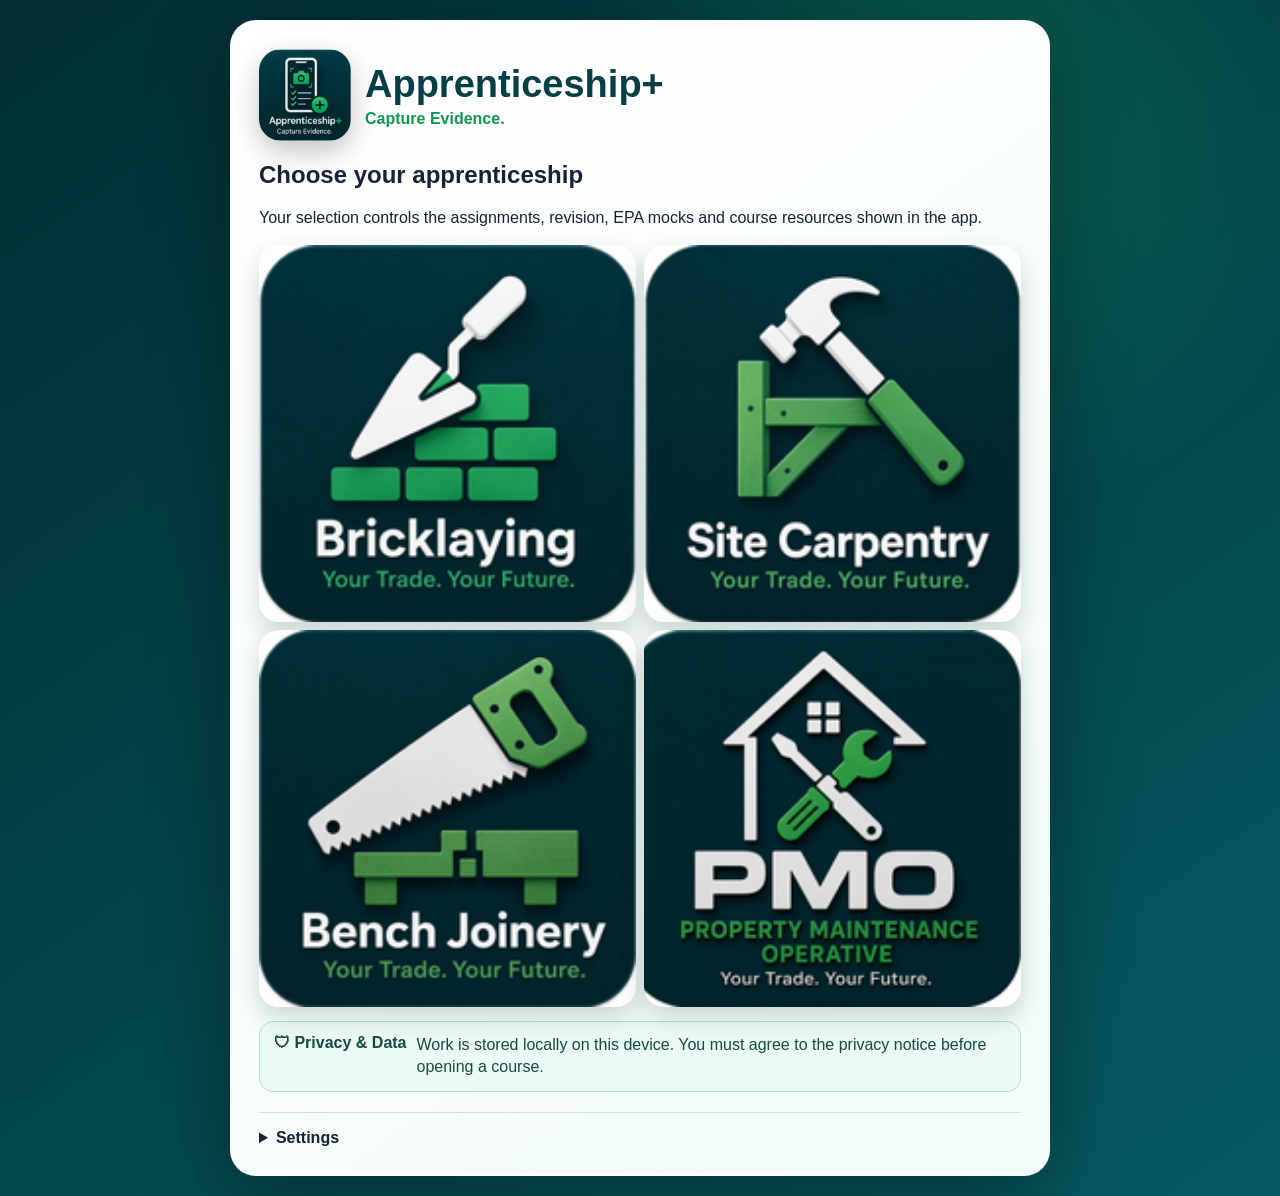
<file: index.html>
<!doctype html><html lang="en"><head><meta charset="utf-8"><meta name="viewport" content="width=device-width,initial-scale=1,viewport-fit=cover"><meta name="theme-color" content="#152238"><title>Apprenticeship+</title><link rel="manifest" href="./manifest.json"><link rel="apple-touch-icon" href="./apple-touch-icon.png"><link rel="icon" href="./favicon-32x32.png"><style>
:root{--ink:#152238;--paper:#f4efe8;--line:#d9d4cc;--muted:#68727e;--accent:#a92323}*{box-sizing:border-box}body{margin:0;min-height:100vh;font-family:Arial,sans-serif;background:linear-gradient(145deg,#152238,#314867);display:grid;place-items:center;padding:20px;color:var(--ink)}.panel{width:min(820px,100%);background:white;border-radius:26px;padding:28px;box-shadow:0 24px 80px rgba(0,0,0,.38)}.brand{display:flex;gap:14px;align-items:center}.logo{width:78px;height:78px;border-radius:20px;background:#f2eadf;color:#a92323;display:grid;place-items:center;font-weight:900;font-size:38px;border:3px solid #152238}.brand h1{font-size:38px;margin:0}.brand p{margin:4px 0 0;color:var(--muted)}.courses{display:grid;grid-template-columns:repeat(3,1fr);gap:13px;margin:22px 0}.course{border:2px solid var(--line);border-radius:18px;background:#fff;padding:22px 12px;text-align:center;min-height:160px;cursor:pointer}.course span{font-size:46px;display:block}.course b{font-size:18px;display:block;margin-top:9px}.course small{display:block;color:var(--muted);margin-top:5px}.course.selected{border-color:var(--course);box-shadow:0 0 0 4px color-mix(in srgb,var(--course) 16%,transparent);transform:translateY(-2px)}.note{background:#f8f2e8;border-radius:12px;padding:13px;font-size:14px}.actions{display:flex;justify-content:flex-end;margin-top:17px}.primary,.secondary{border:0;border-radius:11px;padding:12px 17px;font-weight:900;cursor:pointer}.primary{background:var(--accent);color:#fff}.primary:disabled{opacity:.4}.secondary{background:#e9edf2}.settings{border-top:1px solid var(--line);margin-top:20px;padding-top:16px}.settings summary{cursor:pointer;font-weight:800}.pin-grid{display:grid;grid-template-columns:1fr 1fr auto;gap:8px;margin-top:12px}.pin-grid input{padding:11px;border:1px solid var(--line);border-radius:10px}.message{font-weight:800;margin-top:8px;min-height:20px}.settings-block{padding:14px 0;border-top:1px solid var(--line)}.settings-block:first-of-type{border-top:0}.settings-block h3{margin:0 0 8px}.privacy-copy{color:var(--muted);line-height:1.5}.privacy-actions{display:flex;gap:8px;flex-wrap:wrap}.danger{border:0;border-radius:11px;padding:12px 17px;font-weight:900;cursor:pointer;background:#a92323;color:#fff}.app-version{font-size:13px;color:var(--muted);margin-top:12px}@media(max-width:680px){.panel{padding:20px}.brand h1{font-size:30px}.courses{grid-template-columns:1fr}.course{min-height:104px;display:grid;grid-template-columns:62px 1fr;text-align:left;align-items:center}.course span{grid-row:1/3}.course b{margin-top:0}.pin-grid{grid-template-columns:1fr}}

.logo-img{width:92px;height:92px;object-fit:cover;border-radius:22px;box-shadow:0 10px 28px rgba(0,0,0,.24)}
body{background:radial-gradient(circle at 75% 10%,rgba(29,204,105,.22),transparent 25rem),linear-gradient(145deg,#002d33,#075b63)}
.panel{border:1px solid rgba(255,255,255,.3);background:linear-gradient(145deg,#ffffff,#f1fbf7)}
.brand h1{color:#043f46}.brand p{color:#0f9654;font-weight:800}
.course{border-color:#cce0dd;background:linear-gradient(145deg,#fff,#effaf6);transition:.18s transform,.18s box-shadow}
.course:hover{transform:translateY(-3px);box-shadow:0 12px 28px rgba(3,63,70,.12)}
.course img{width:76px;height:76px;object-fit:cover;border-radius:18px;display:block;margin:0 auto}
.course.selected{border-color:#1dcc69;box-shadow:0 0 0 4px rgba(29,204,105,.18)}
.primary{background:linear-gradient(135deg,#075b63,#119451)}
.note{background:#eaf9f2;border:1px solid #c8ead9}
.settings{border-color:#cfe1df}
@media(max-width:680px){
 .course img{grid-row:1/3;width:68px;height:68px;margin:0}
 .course span{display:none}
}


.course-grid{
  grid-template-columns:repeat(3,minmax(0,1fr));
  gap:20px;
  align-items:stretch;
}
.icon-only-course{
  display:block!important;
  aspect-ratio:1/1;
  padding:0!important;
  border:0!important;
  border-radius:28px!important;
  overflow:hidden;
  background:transparent!important;
  box-shadow:0 16px 38px rgba(0,45,51,.22)!important;
}
.icon-only-course img{
  display:block!important;
  width:100%!important;
  height:100%!important;
  object-fit:cover!important;
  margin:0!important;
  border-radius:28px!important;
}
.icon-only-course:hover{
  transform:translateY(-4px) scale(1.012);
  box-shadow:0 22px 46px rgba(0,45,51,.28)!important;
}
.icon-only-course.selected{
  box-shadow:0 0 0 6px rgba(29,204,105,.38),0 20px 44px rgba(0,45,51,.25)!important;
}
.icon-only-course b,.icon-only-course small,.icon-only-course span{display:none!important}
@media(max-width:720px){
  .course-grid{grid-template-columns:1fr;max-width:440px;margin:0 auto}
}


.course-grid{
  display:grid!important;
  grid-template-columns:repeat(3,minmax(0,1fr))!important;
  gap:12px!important;
  width:100%;
  max-width:920px;
  margin:18px auto 0;
}
.icon-only-course{
  position:relative!important;
  display:block!important;
  width:100%!important;
  min-width:0!important;
  aspect-ratio:1/1!important;
  padding:0!important;
  margin:0!important;
  border:0!important;
  border-radius:20px!important;
  overflow:hidden!important;
  background:transparent!important;
  box-shadow:0 10px 24px rgba(0,45,51,.18)!important;
}
.icon-only-course img{
  display:block!important;
  width:100%!important;
  height:100%!important;
  object-fit:cover!important;
  margin:0!important;
  border-radius:20px!important;
}
.icon-only-course.selected{
  box-shadow:0 0 0 4px rgba(29,204,105,.48),0 15px 32px rgba(0,45,51,.23)!important;
}
.course-confirm-overlay{
  position:absolute;
  inset:0;
  z-index:10;
  display:flex;
  flex-direction:column;
  justify-content:center;
  align-items:center;
  gap:9px;
  padding:10px;
  background:rgba(0,45,51,.88);
  backdrop-filter:blur(5px);
  text-align:center;
  color:#fff;
}
.course-confirm-overlay strong{
  font-size:.95rem;
  line-height:1.2;
}
.course-confirm-actions{
  display:flex;
  gap:7px;
  justify-content:center;
}
.course-confirm-actions button{
  border:0;
  border-radius:9px;
  padding:8px 11px;
  font-weight:850;
  cursor:pointer;
}
.course-confirm-actions .confirm-course{
  background:#1dcc69;
  color:#00343a;
}
.course-confirm-actions .cancel-course{
  background:#fff;
  color:#043f46;
}
@media(max-width:680px){
  .course-grid{
    grid-template-columns:repeat(3,minmax(0,1fr))!important;
    gap:7px!important;
  }
  .icon-only-course,.icon-only-course img{border-radius:13px!important}
  .course-confirm-overlay{gap:5px;padding:5px}
  .course-confirm-overlay strong{font-size:.63rem}
  .course-confirm-actions{gap:3px}
  .course-confirm-actions button{
    padding:5px 6px;
    font-size:.58rem;
    border-radius:6px;
  }
}


/* Final course-grid correction */
.courses.course-grid{
  display:grid!important;
  grid-template-columns:repeat(3,minmax(0,1fr))!important;
  gap:8px!important;
  width:100%!important;
  max-width:none!important;
  margin:18px 0 0!important;
  align-items:start!important;
}
.courses.course-grid .icon-only-course{
  width:100%!important;
  min-width:0!important;
  max-width:none!important;
  aspect-ratio:1/1!important;
}
@media(max-width:720px){
  .courses.course-grid{
    display:grid!important;
    grid-template-columns:repeat(3,minmax(0,1fr))!important;
    gap:7px!important;
    max-width:none!important;
    margin:16px 0 0!important;
  }
}


/* Single-action course confirmation */
.course-confirm-overlay{
  cursor:default;
}
.course-confirm-overlay strong{
  font-size:.94rem;
  margin-bottom:2px;
}
.course-confirm-actions{
  display:block!important;
  width:100%;
}
.course-confirm-actions .confirm-course{
  display:block;
  width:min(110px,90%);
  margin:0 auto;
  background:#1dcc69;
  color:#00343a;
  border:0;
  border-radius:10px;
  padding:9px 12px;
  font-weight:900;
  cursor:pointer;
}
.course-confirm-actions .cancel-course{display:none!important}
@media(max-width:680px){
  .course-confirm-overlay strong{font-size:.61rem}
  .course-confirm-actions .confirm-course{
    width:90%;
    padding:6px 3px;
    font-size:.61rem;
    border-radius:7px;
  }
}


.selection-privacy-summary{display:flex;gap:10px;align-items:flex-start;margin:14px 0;padding:12px 14px;border:1px solid #b9ded0;border-radius:14px;background:#ebfaf3;color:#164a42}
.selection-privacy-summary b{white-space:nowrap}.selection-privacy-summary span{line-height:1.4}
.privacy-consent-modal{position:fixed;inset:0;z-index:99999;display:grid;place-items:center;padding:18px;background:rgba(0,35,40,.82);backdrop-filter:blur(6px)}
.privacy-consent-card{width:min(560px,100%);max-height:88vh;overflow:auto;padding:22px;border-radius:22px;background:#fff;color:#12353a;box-shadow:0 28px 80px rgba(0,0,0,.38)}
.privacy-consent-badge{display:grid;place-items:center;width:48px;height:48px;border-radius:14px;background:linear-gradient(145deg,#075b63,#1dcc69);color:#fff;font-size:1.5rem}
.privacy-consent-card h2{margin:12px 0 6px}.privacy-consent-card>p{color:#60757a;line-height:1.5}
.privacy-consent-notice{margin:14px 0;padding:14px;border:1px solid #cde3dc;border-radius:14px;background:#f2faf7;color:#284a4f;line-height:1.52}
.privacy-consent-notice p{margin:0 0 10px}.privacy-consent-notice p:last-child{margin-bottom:0}
.privacy-consent-actions{display:grid;grid-template-columns:1fr 1.6fr;gap:9px}
.privacy-consent-actions button{border:0;border-radius:11px;padding:12px;font-weight:900;cursor:pointer}
.privacy-decline{background:#e9eeee;color:#29464a}.privacy-agree{background:linear-gradient(135deg,#075b63,#159b55);color:#fff}
@media(max-width:520px){.selection-privacy-summary{display:block}.selection-privacy-summary b{display:block;margin-bottom:5px}.privacy-consent-actions{grid-template-columns:1fr}}

</style></head><body><main class="panel"><div class="brand"><img class="logo-img" src="./brand-logo.png" alt="Apprenticeship+"><div><h1>Apprenticeship+</h1><p>Capture Evidence.</p></div></div><h2>Choose your apprenticeship</h2><p>Your selection controls the assignments, revision, EPA mocks and course resources shown in the app.</p><div class="courses course-grid"><button class="course icon-only-course" data-course="brick" aria-label="Select Bricklaying"><img src="./brick-logo.png" alt="Bricklaying"></button><button class="course icon-only-course" data-course="site" aria-label="Select Site Carpentry"><img src="./site-logo.png" alt="Site Carpentry"></button><button class="course icon-only-course" data-course="bench" aria-label="Select Bench Joinery"><img src="./bench-logo.png" alt="Bench Joinery"></button><button class="course icon-only-course" data-course="pmo" aria-label="Select Property Maintenance Operative"><img src="./pmo-logo.png" alt="Property Maintenance Operative"></button></div>
<div class="selection-privacy-summary">
  <b>🛡 Privacy & Data</b>
  <span>Work is stored locally on this device. You must agree to the privacy notice before opening a course.</span>
</div>
<details class="settings"><summary>Settings</summary>
    <div class="settings-block">
      <h3>Privacy &amp; Data</h3>
      <p class="privacy-copy">Apprentice+ stores your work locally on this device. It does not send learner evidence to Apprentice+ servers. PDFs are only shared when you choose to download and upload them to Aptem or another approved platform.</p>
      <p class="privacy-copy"><b>Before clearing data:</b> download any PDFs or evidence you still need. Clearing local data cannot be undone.</p>
      <div class="privacy-actions">
        <button class="secondary" id="showPrivacy">Read full privacy notice</button>
        <button class="danger" id="clearLocalData">Clear all local data</button>
      </div>
      <p class="app-version">Apprentice+ Core v2.0</p>
    </div>
    </details></main><script src="./app.js"></script></body></html>
<style>
.courses.course-grid{grid-template-columns:repeat(2,minmax(0,1fr))!important}
@media(max-width:720px){.courses.course-grid{grid-template-columns:repeat(2,minmax(0,1fr))!important}}
</style>
</file>
